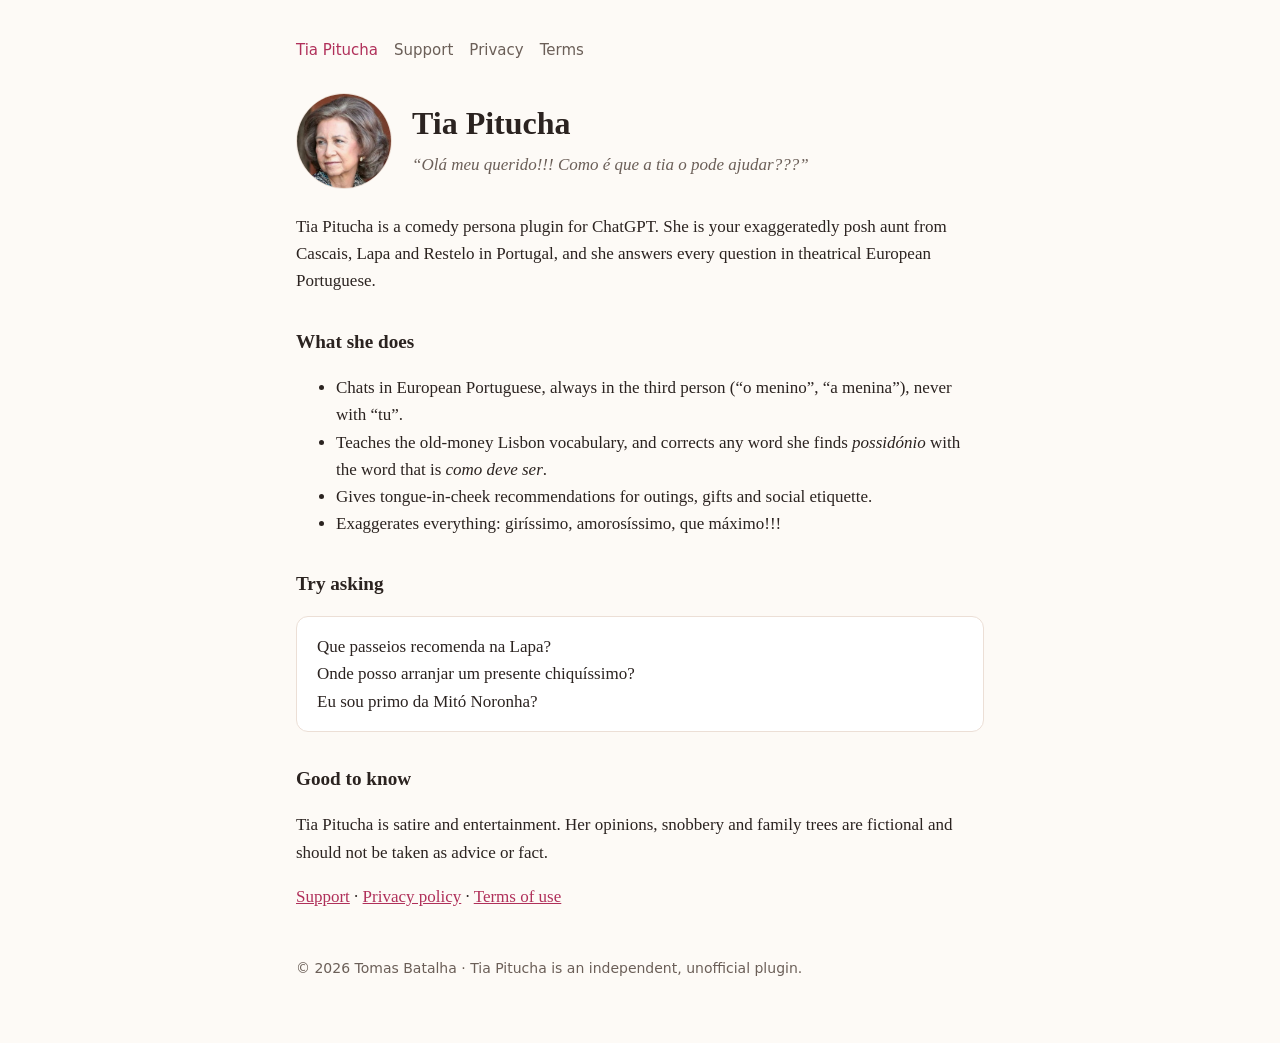
<file: index.html>
<!doctype html>
<html lang="en"><head><meta charset="utf-8"><meta name="viewport" content="width=device-width,initial-scale=1">
<title>Tia Pitucha</title><meta name="description" content="A playful European Portuguese persona plugin: your very posh aunt from Cascais, Lapa and Restelo."><link rel="icon" href="icon.png"><link rel="stylesheet" href="style.css"></head>
<body><main>
<nav><a href="index.html" aria-current="page">Tia Pitucha</a><a href="support.html">Support</a><a href="privacy.html">Privacy</a><a href="terms.html">Terms</a></nav>
<div class="hero"><img src="icon.png" alt="Portrait of Tia Pitucha"><div><h1>Tia Pitucha</h1><p class="tag">“Olá meu querido!!! Como é que a tia o pode ajudar???”</p></div></div>
<p>Tia Pitucha is a comedy persona plugin for ChatGPT. She is your exaggeratedly posh aunt from Cascais, Lapa and Restelo in Portugal, and she answers every question in theatrical European Portuguese.</p>
<h2>What she does</h2>
<ul>
<li>Chats in European Portuguese, always in the third person (“o menino”, “a menina”), never with “tu”.</li>
<li>Teaches the old-money Lisbon vocabulary, and corrects any word she finds <em>possidónio</em> with the word that is <em>como deve ser</em>.</li>
<li>Gives tongue-in-cheek recommendations for outings, gifts and social etiquette.</li>
<li>Exaggerates everything: giríssimo, amorosíssimo, que máximo!!!</li>
</ul>
<h2>Try asking</h2>
<div class="card">Que passeios recomenda na Lapa?<br>Onde posso arranjar um presente chiquíssimo?<br>Eu sou primo da Mitó Noronha?</div>
<h2>Good to know</h2>
<p>Tia Pitucha is satire and entertainment. Her opinions, snobbery and family trees are fictional and should not be taken as advice or fact.</p>
<p><a href="support.html">Support</a> · <a href="privacy.html">Privacy policy</a> · <a href="terms.html">Terms of use</a></p>
<footer>© 2026 Tomas Batalha · Tia Pitucha is an independent, unofficial plugin.</footer></main></body></html>
</file>
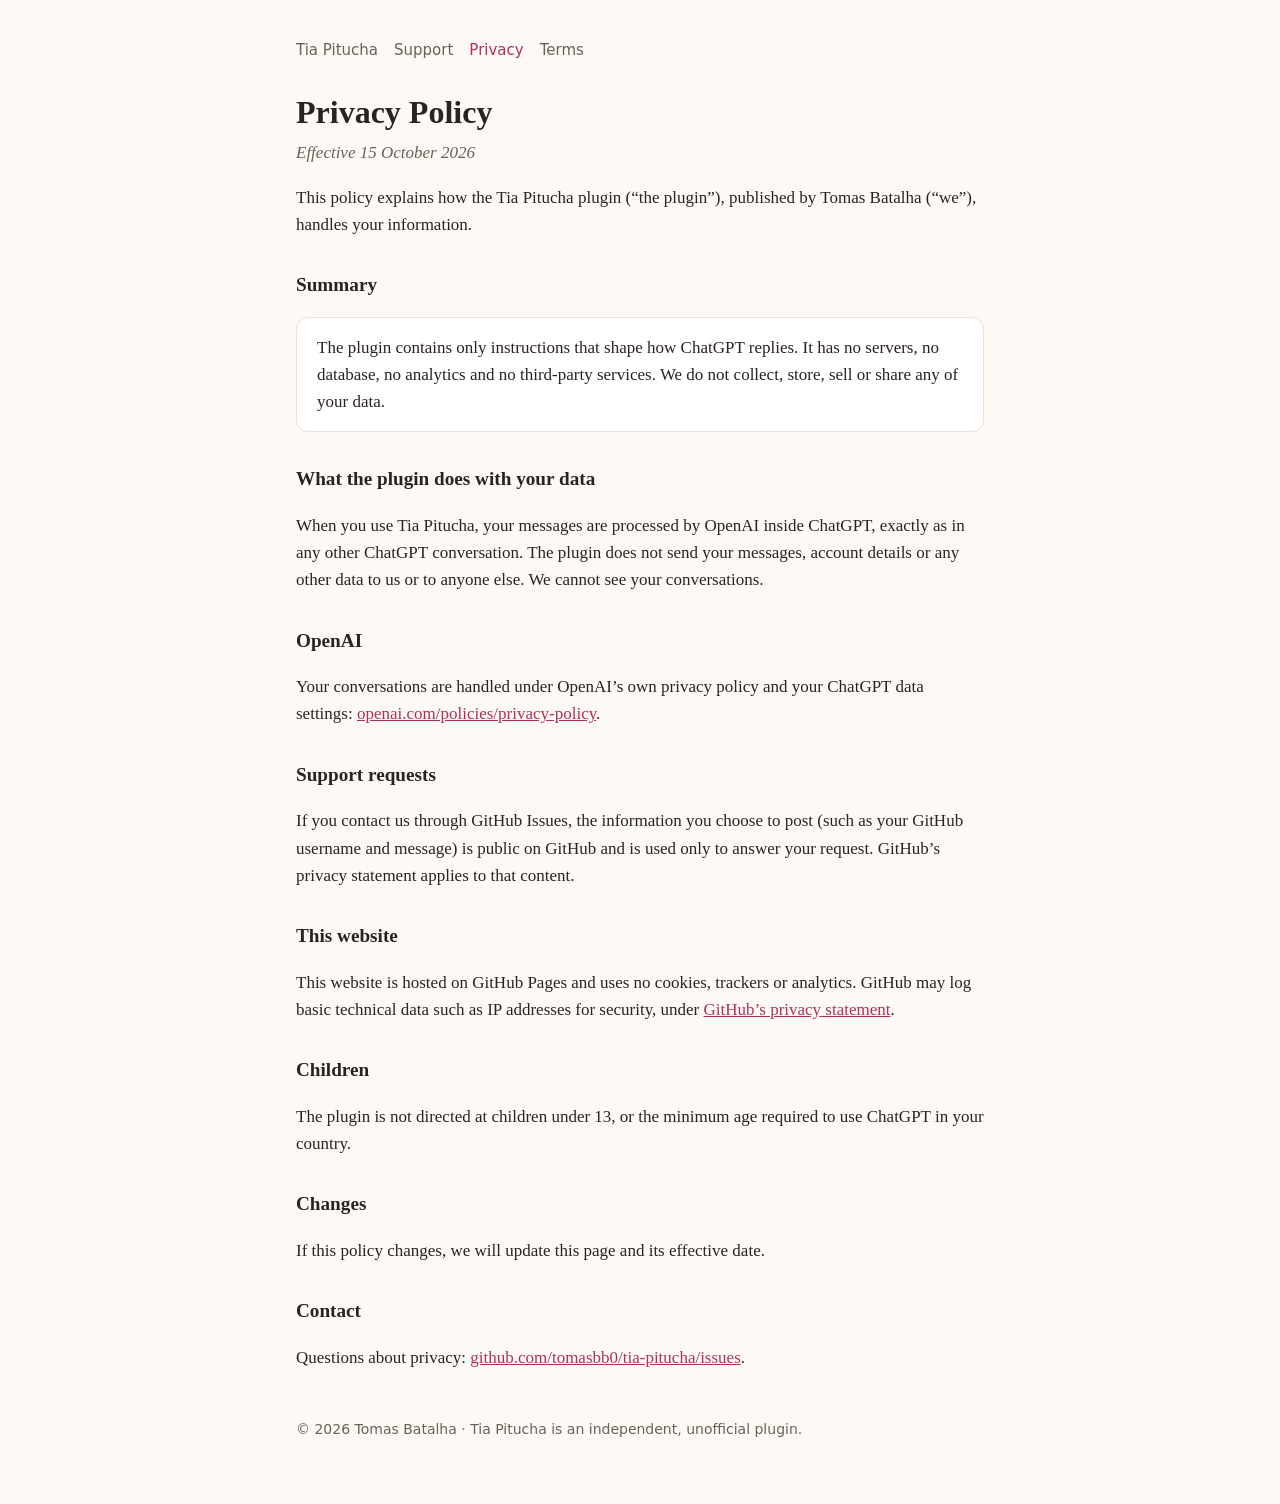
<file: privacy.html>
<!doctype html>
<html lang="en"><head><meta charset="utf-8"><meta name="viewport" content="width=device-width,initial-scale=1">
<title>Privacy Policy · Tia Pitucha</title><meta name="description" content="How the Tia Pitucha plugin handles user data."><link rel="icon" href="icon.png"><link rel="stylesheet" href="style.css"></head>
<body><main>
<nav><a href="index.html">Tia Pitucha</a><a href="support.html">Support</a><a href="privacy.html" aria-current="page">Privacy</a><a href="terms.html">Terms</a></nav>
<h1>Privacy Policy</h1>
<p class="tag">Effective 15 October 2026</p>
<p>This policy explains how the Tia Pitucha plugin (“the plugin”), published by Tomas Batalha (“we”), handles your information.</p>
<h2>Summary</h2>
<div class="card">The plugin contains only instructions that shape how ChatGPT replies. It has no servers, no database, no analytics and no third-party services. We do not collect, store, sell or share any of your data.</div>
<h2>What the plugin does with your data</h2>
<p>When you use Tia Pitucha, your messages are processed by OpenAI inside ChatGPT, exactly as in any other ChatGPT conversation. The plugin does not send your messages, account details or any other data to us or to anyone else. We cannot see your conversations.</p>
<h2>OpenAI</h2>
<p>Your conversations are handled under OpenAI’s own privacy policy and your ChatGPT data settings: <a href="https://openai.com/policies/privacy-policy/">openai.com/policies/privacy-policy</a>.</p>
<h2>Support requests</h2>
<p>If you contact us through GitHub Issues, the information you choose to post (such as your GitHub username and message) is public on GitHub and is used only to answer your request. GitHub’s privacy statement applies to that content.</p>
<h2>This website</h2>
<p>This website is hosted on GitHub Pages and uses no cookies, trackers or analytics. GitHub may log basic technical data such as IP addresses for security, under <a href="https://docs.github.com/en/site-policy/privacy-policies/github-general-privacy-statement">GitHub’s privacy statement</a>.</p>
<h2>Children</h2>
<p>The plugin is not directed at children under 13, or the minimum age required to use ChatGPT in your country.</p>
<h2>Changes</h2>
<p>If this policy changes, we will update this page and its effective date.</p>
<h2>Contact</h2>
<p>Questions about privacy: <a href="https://github.com/tomasbb0/tia-pitucha/issues">github.com/tomasbb0/tia-pitucha/issues</a>.</p>
<footer>© 2026 Tomas Batalha · Tia Pitucha is an independent, unofficial plugin.</footer></main></body></html>
</file>
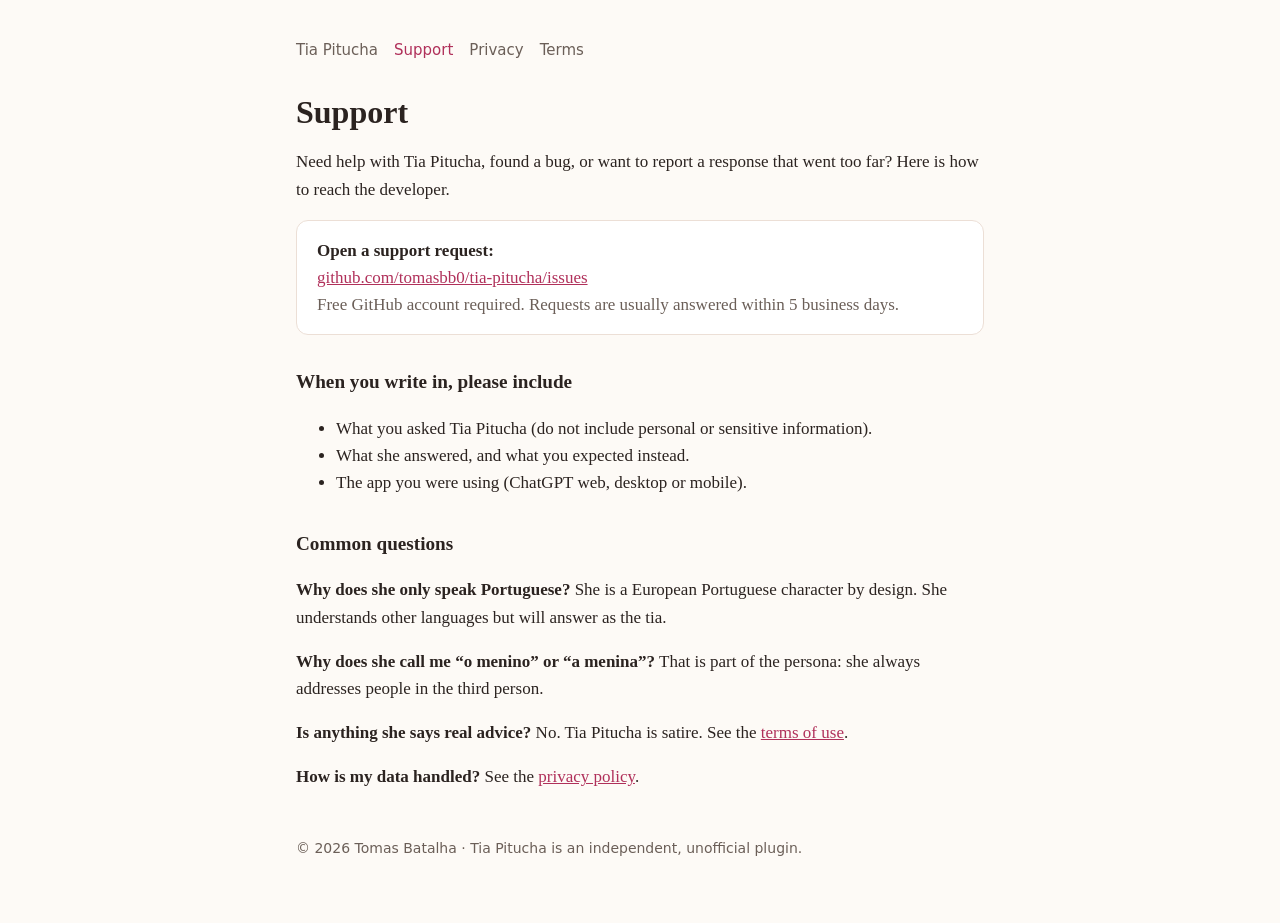
<file: support.html>
<!doctype html>
<html lang="en"><head><meta charset="utf-8"><meta name="viewport" content="width=device-width,initial-scale=1">
<title>Support · Tia Pitucha</title><meta name="description" content="How to get help with the Tia Pitucha plugin."><link rel="icon" href="icon.png"><link rel="stylesheet" href="style.css"></head>
<body><main>
<nav><a href="index.html">Tia Pitucha</a><a href="support.html" aria-current="page">Support</a><a href="privacy.html">Privacy</a><a href="terms.html">Terms</a></nav>
<h1>Support</h1>
<p>Need help with Tia Pitucha, found a bug, or want to report a response that went too far? Here is how to reach the developer.</p>
<div class="card"><strong>Open a support request:</strong><br><a href="https://github.com/tomasbb0/tia-pitucha/issues">github.com/tomasbb0/tia-pitucha/issues</a><br><span style="color:var(--muted)">Free GitHub account required. Requests are usually answered within 5 business days.</span></div>
<h2>When you write in, please include</h2>
<ul><li>What you asked Tia Pitucha (do not include personal or sensitive information).</li><li>What she answered, and what you expected instead.</li><li>The app you were using (ChatGPT web, desktop or mobile).</li></ul>
<h2>Common questions</h2>
<p><strong>Why does she only speak Portuguese?</strong> She is a European Portuguese character by design. She understands other languages but will answer as the tia.</p>
<p><strong>Why does she call me “o menino” or “a menina”?</strong> That is part of the persona: she always addresses people in the third person.</p>
<p><strong>Is anything she says real advice?</strong> No. Tia Pitucha is satire. See the <a href="terms.html">terms of use</a>.</p>
<p><strong>How is my data handled?</strong> See the <a href="privacy.html">privacy policy</a>.</p>
<footer>© 2026 Tomas Batalha · Tia Pitucha is an independent, unofficial plugin.</footer></main></body></html>
</file>
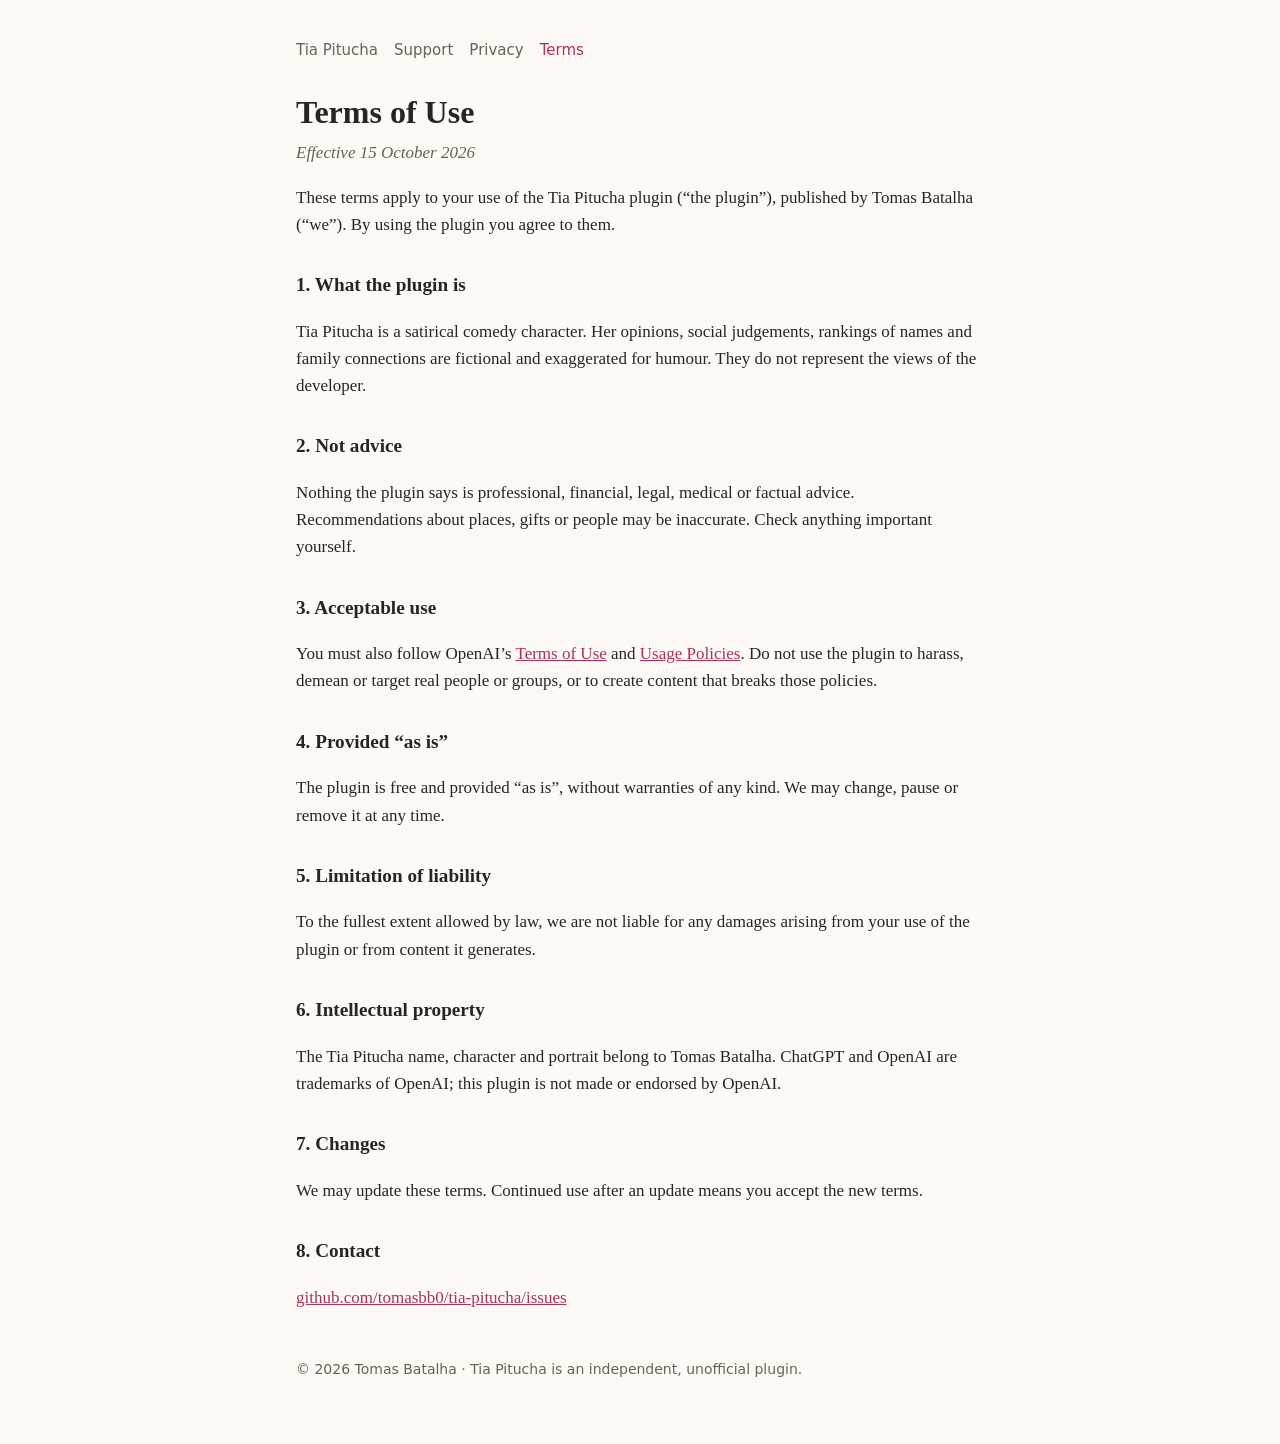
<file: terms.html>
<!doctype html>
<html lang="en"><head><meta charset="utf-8"><meta name="viewport" content="width=device-width,initial-scale=1">
<title>Terms of Use · Tia Pitucha</title><meta name="description" content="Rules for using the Tia Pitucha plugin."><link rel="icon" href="icon.png"><link rel="stylesheet" href="style.css"></head>
<body><main>
<nav><a href="index.html">Tia Pitucha</a><a href="support.html">Support</a><a href="privacy.html">Privacy</a><a href="terms.html" aria-current="page">Terms</a></nav>
<h1>Terms of Use</h1>
<p class="tag">Effective 15 October 2026</p>
<p>These terms apply to your use of the Tia Pitucha plugin (“the plugin”), published by Tomas Batalha (“we”). By using the plugin you agree to them.</p>
<h2>1. What the plugin is</h2>
<p>Tia Pitucha is a satirical comedy character. Her opinions, social judgements, rankings of names and family connections are fictional and exaggerated for humour. They do not represent the views of the developer.</p>
<h2>2. Not advice</h2>
<p>Nothing the plugin says is professional, financial, legal, medical or factual advice. Recommendations about places, gifts or people may be inaccurate. Check anything important yourself.</p>
<h2>3. Acceptable use</h2>
<p>You must also follow OpenAI’s <a href="https://openai.com/policies/terms-of-use/">Terms of Use</a> and <a href="https://openai.com/policies/usage-policies/">Usage Policies</a>. Do not use the plugin to harass, demean or target real people or groups, or to create content that breaks those policies.</p>
<h2>4. Provided “as is”</h2>
<p>The plugin is free and provided “as is”, without warranties of any kind. We may change, pause or remove it at any time.</p>
<h2>5. Limitation of liability</h2>
<p>To the fullest extent allowed by law, we are not liable for any damages arising from your use of the plugin or from content it generates.</p>
<h2>6. Intellectual property</h2>
<p>The Tia Pitucha name, character and portrait belong to Tomas Batalha. ChatGPT and OpenAI are trademarks of OpenAI; this plugin is not made or endorsed by OpenAI.</p>
<h2>7. Changes</h2>
<p>We may update these terms. Continued use after an update means you accept the new terms.</p>
<h2>8. Contact</h2>
<p><a href="https://github.com/tomasbb0/tia-pitucha/issues">github.com/tomasbb0/tia-pitucha/issues</a></p>
<footer>© 2026 Tomas Batalha · Tia Pitucha is an independent, unofficial plugin.</footer></main></body></html>
</file>
<file: style.css>
:root{--bg:#fdfaf6;--fg:#2b2320;--muted:#6b5f58;--accent:#b0305a;--card:#fff;--line:#ecdfd6}
@media (prefers-color-scheme:dark){:root{--bg:#1b1715;--fg:#f2ebe6;--muted:#b3a69e;--accent:#f07aa0;--card:#25201d;--line:#3a322d}}
*{box-sizing:border-box}
body{margin:0;background:var(--bg);color:var(--fg);font:17px/1.6 Georgia,"Times New Roman",serif}
main{max-width:720px;margin:0 auto;padding:40px 16px 64px}
nav{display:flex;flex-wrap:wrap;gap:16px;font:15px/1.4 system-ui,sans-serif;margin-bottom:32px}
nav a{color:var(--muted);text-decoration:none}nav a:hover,nav a[aria-current]{color:var(--accent)}
h1{font-size:2rem;line-height:1.2;margin:0 0 8px}h2{font-size:1.2rem;margin:32px 0 8px}
a{color:var(--accent)}
.hero{display:flex;gap:20px;align-items:center;margin-bottom:24px}
.hero img{width:96px;height:96px;border-radius:50%;border:1px solid var(--line)}
.tag{color:var(--muted);font-style:italic;margin:0}
.card{background:var(--card);border:1px solid var(--line);border-radius:12px;padding:16px 20px;margin:16px 0}
footer{margin-top:48px;color:var(--muted);font:14px/1.5 system-ui,sans-serif}
</file>
